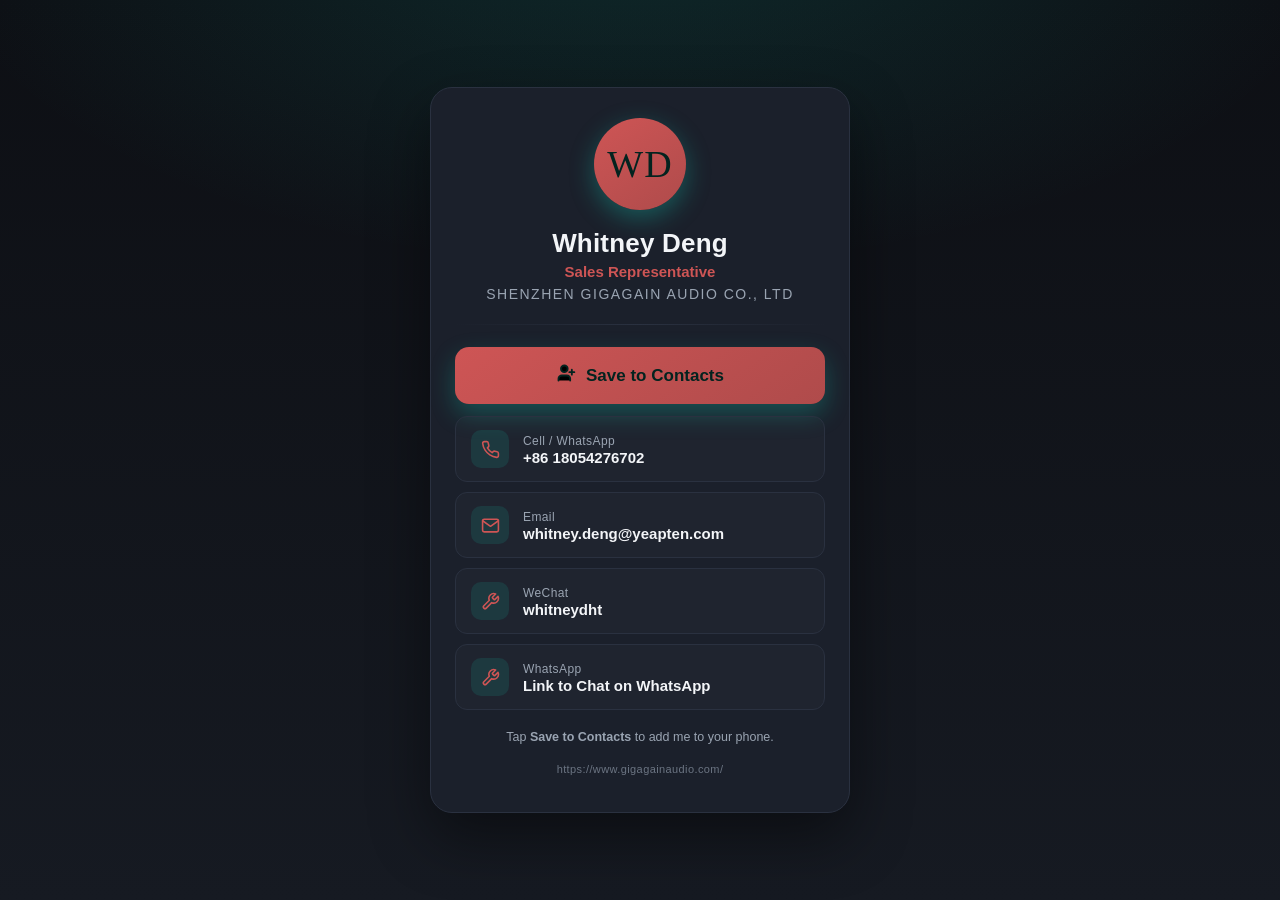
<file: index.html>
<!DOCTYPE html>
<html lang="en">
<head>
<meta charset="utf-8" />
<meta name="viewport" content="width=device-width, initial-scale=1, viewport-fit=cover" />
<title>Digital Business Card</title>
<meta name="theme-color" content="#0d0f14" />
<meta name="apple-mobile-web-app-capable" content="yes" />
<link rel="icon" id="favicon" href="data:image/svg+xml,%3Csvg xmlns='http://www.w3.org/2000/svg' viewBox='0 0 100 100'%3E%3Crect width='100' height='100' rx='22' fill='%230d0f14'/%3E%3Ctext x='50' y='68' font-size='54' font-family='Georgia,serif' fill='%235eead4' text-anchor='middle'%3ECA%3C/text%3E%3C/svg%3E" />
<link rel="stylesheet" href="styles.css" />
</head>
<body>
  <main id="card"><noscript>Enable JavaScript to view this card, or open <code>contact</code> details in the repository.</noscript></main>

  <script src="config.js"></script>
  <script src="card.js"></script>
  <script>
    (function () {
      var cfg = window.CARD_CONFIG || {};
      Card.applyMeta(cfg);
      Card.renderCard(cfg, document.getElementById("card"));
      // keep the favicon initials in sync with the config
      var initials = (cfg.initials || Card.initialsFrom(cfg.name) || "").toUpperCase();
      if (initials) {
        var fg = (cfg.theme && cfg.theme.accent2) ? cfg.theme.accent2 : "#5eead4";
        var svg = "data:image/svg+xml," + encodeURIComponent(
          "<svg xmlns='http://www.w3.org/2000/svg' viewBox='0 0 100 100'><rect width='100' height='100' rx='22' fill='#0d0f14'/><text x='50' y='68' font-size='54' font-family='Georgia,serif' fill='" + fg + "' text-anchor='middle'>" + initials + "</text></svg>");
        document.getElementById("favicon").setAttribute("href", svg);
      }
    })();
  </script>
</body>
</html>
</file>
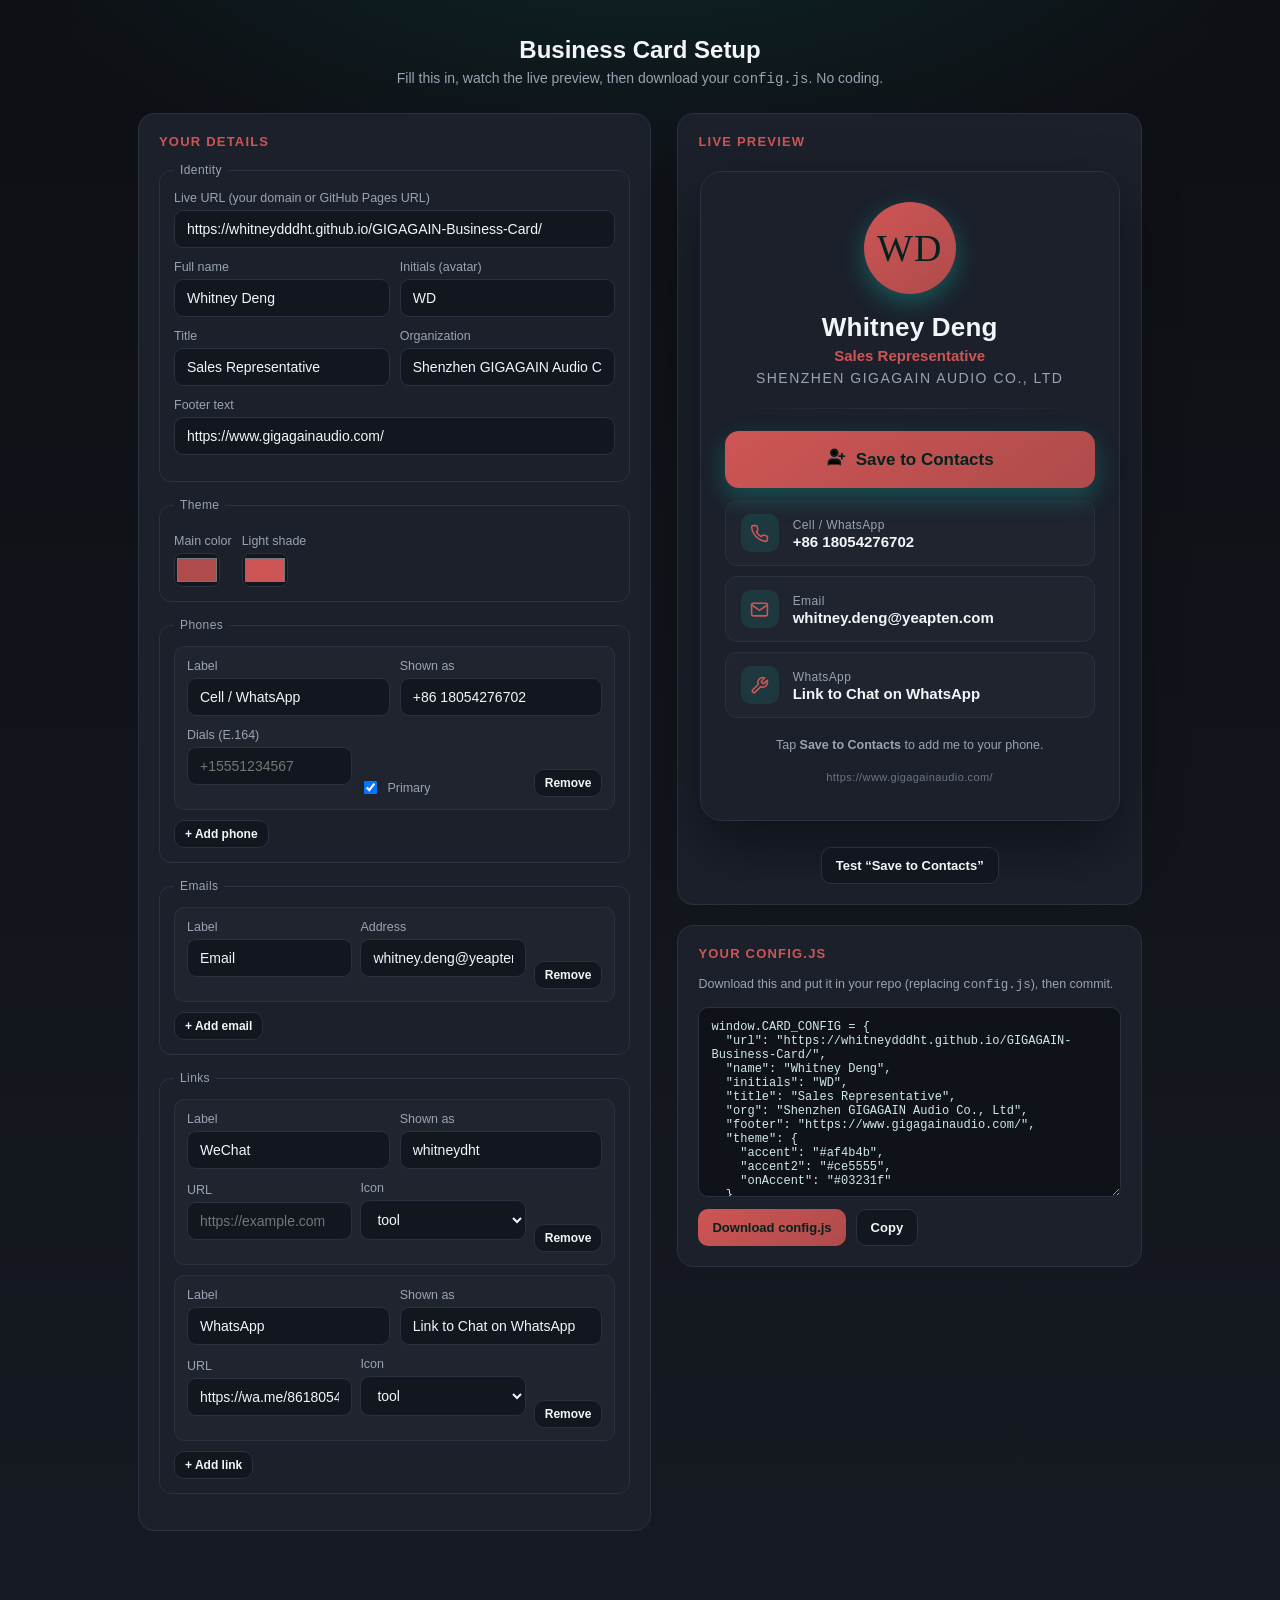
<file: setup.html>
<!DOCTYPE html>
<html lang="en">
<head>
<meta charset="utf-8" />
<meta name="viewport" content="width=device-width, initial-scale=1" />
<title>Setup Wizard — Digital Business Card</title>
<link rel="stylesheet" href="styles.css" />
<style>
  body { display: block; padding: 0; }
  .wrap { max-width: 1040px; margin: 0 auto; padding: 28px 18px 80px; }
  .lead { text-align: center; margin: 8px 0 26px; }
  .lead h1 { font-size: 24px; margin: 0 0 6px; }
  .lead p { color: var(--muted); margin: 0; font-size: 14px; }
  .grid { display: grid; grid-template-columns: 1fr; gap: 26px; }
  @media (min-width: 860px) { .grid { grid-template-columns: 1.05fr 0.95fr; align-items: start; } }
  .panel { background: var(--card); border: 1px solid var(--line); border-radius: 16px; padding: 20px; }
  .panel h2 { font-size: 13px; text-transform: uppercase; letter-spacing: 1.2px; color: var(--accent-2); margin: 0 0 14px; }
  .fieldset { border: 1px solid var(--line); border-radius: 12px; padding: 14px; margin: 0 0 16px; }
  .fieldset > legend { padding: 0 6px; color: var(--muted); font-size: 12px; letter-spacing: .4px; }
  label.f { display: block; margin: 0 0 12px; font-size: 12.5px; color: var(--muted); }
  label.f span { display: block; margin-bottom: 5px; }
  input[type=text], input[type=url], input[type=tel], select {
    width: 100%; padding: 10px 12px; border-radius: 9px; border: 1px solid var(--line);
    background: #12161e; color: var(--text); font-size: 14px; font-family: inherit;
  }
  input[type=color] { width: 46px; height: 34px; padding: 0; border: 1px solid var(--line); border-radius: 8px; background: #12161e; vertical-align: middle; }
  .two { display: grid; grid-template-columns: 1fr 1fr; gap: 10px; }
  .three { display: grid; grid-template-columns: 1fr 1fr auto; gap: 8px; align-items: end; }
  .rowitem { border: 1px solid var(--line); border-radius: 10px; padding: 12px; margin-bottom: 10px; background: rgba(255,255,255,0.02); }
  .btn { display: inline-flex; align-items: center; gap: 8px; padding: 10px 14px; border-radius: 10px; border: 1px solid var(--line); background: #12161e; color: var(--text); font-size: 13px; font-weight: 600; cursor: pointer; }
  .btn.primary { border: none; background: linear-gradient(145deg, var(--accent-2), var(--accent)); color: var(--on-accent); }
  .btn.tiny { padding: 6px 10px; font-size: 12px; }
  .btn-row { display: flex; flex-wrap: wrap; gap: 10px; margin-top: 8px; }
  .chk { display: flex; align-items: center; gap: 7px; color: var(--muted); font-size: 12.5px; margin-top: 4px; }
  .preview-wrap { position: sticky; top: 18px; }
  .preview-frame { display: flex; justify-content: center; padding: 8px 0 18px; }
  textarea#out { width: 100%; min-height: 190px; border-radius: 10px; border: 1px solid var(--line); background: #0f1319; color: #cfe9e4; font-family: ui-monospace, SFMono-Regular, Menlo, monospace; font-size: 12px; padding: 12px; resize: vertical; }
  .muted { color: var(--muted); font-size: 12.5px; line-height: 1.5; }
  .ok { color: var(--accent-2); }
</style>
</head>
<body>
<div class="wrap">
  <div class="lead">
    <h1>Business Card Setup</h1>
    <p>Fill this in, watch the live preview, then download your <code>config.js</code>. No coding.</p>
  </div>

  <div class="grid">
    <!-- ---------------- FORM ---------------- -->
    <div class="panel">
      <h2>Your details</h2>

      <fieldset class="fieldset"><legend>Identity</legend>
        <label class="f"><span>Live URL (your domain or GitHub Pages URL)</span><input id="url" type="url" placeholder="https://yourname.com/"></label>
        <div class="two">
          <label class="f"><span>Full name</span><input id="name" type="text" placeholder="Jane Doe"></label>
          <label class="f"><span>Initials (avatar)</span><input id="initials" type="text" maxlength="3" placeholder="JD"></label>
        </div>
        <div class="two">
          <label class="f"><span>Title</span><input id="title" type="text" placeholder="Founder"></label>
          <label class="f"><span>Organization</span><input id="org" type="text" placeholder="Acme Co."></label>
        </div>
        <label class="f"><span>Footer text</span><input id="footer" type="text" placeholder="YOURNAME.COM"></label>
      </fieldset>

      <fieldset class="fieldset"><legend>Theme</legend>
        <div class="btn-row">
          <label class="f" style="margin:0"><span>Main color</span><input id="accent" type="color" value="#14b8a6"></label>
          <label class="f" style="margin:0"><span>Light shade</span><input id="accent2" type="color" value="#5eead4"></label>
        </div>
      </fieldset>

      <fieldset class="fieldset"><legend>Phones</legend>
        <div id="phones"></div>
        <button class="btn tiny" type="button" data-add="phone">+ Add phone</button>
      </fieldset>

      <fieldset class="fieldset"><legend>Emails</legend>
        <div id="emails"></div>
        <button class="btn tiny" type="button" data-add="email">+ Add email</button>
      </fieldset>

      <fieldset class="fieldset"><legend>Links</legend>
        <div id="links"></div>
        <button class="btn tiny" type="button" data-add="link">+ Add link</button>
      </fieldset>
    </div>

    <!-- ---------------- PREVIEW + OUTPUT ---------------- -->
    <div class="preview-wrap">
      <div class="panel" style="margin-bottom:20px">
        <h2>Live preview</h2>
        <div class="preview-frame"><main id="preview"></main></div>
        <div class="btn-row" style="justify-content:center">
          <button class="btn" type="button" id="test">Test “Save to Contacts”</button>
        </div>
      </div>
      <div class="panel">
        <h2>Your config.js</h2>
        <p class="muted">Download this and put it in your repo (replacing <code>config.js</code>), then commit.</p>
        <textarea id="out" readonly></textarea>
        <div class="btn-row">
          <button class="btn primary" type="button" id="download">Download config.js</button>
          <button class="btn" type="button" id="copy">Copy</button>
          <span class="chk"><span id="copied" class="ok"></span></span>
        </div>
      </div>
    </div>
  </div>
</div>

<script src="config.js"></script>
<script src="card.js"></script>
<script>
(function () {
  var ICON_OPTS = ["globe","linkedin","github","instagram","youtube","facebook","x","tool","calendar","location"];
  var $ = function (id) { return document.getElementById(id); };

  function phoneRow(p) {
    p = p || {};
    var d = document.createElement("div"); d.className = "rowitem"; d.dataset.kind = "phone";
    d.innerHTML =
      '<div class="two"><label class="f"><span>Label</span><input data-k="label" type="text" placeholder="Cell"></label>' +
      '<label class="f"><span>Shown as</span><input data-k="value" type="text" placeholder="(555) 123-4567"></label></div>' +
      '<div class="three"><label class="f"><span>Dials (E.164)</span><input data-k="dial" type="tel" placeholder="+15551234567"></label>' +
      '<label class="chk"><input data-k="primary" type="checkbox"> Primary</label>' +
      '<button class="btn tiny" type="button" data-del>Remove</button></div>';
    set(d, "label", p.label); set(d, "value", p.value); set(d, "dial", p.dial);
    if (p.primary) d.querySelector('[data-k="primary"]').checked = true;
    return d;
  }
  function emailRow(e) {
    e = e || {};
    var d = document.createElement("div"); d.className = "rowitem"; d.dataset.kind = "email";
    d.innerHTML =
      '<div class="three"><label class="f"><span>Label</span><input data-k="label" type="text" placeholder="Email"></label>' +
      '<label class="f"><span>Address</span><input data-k="value" type="text" placeholder="you@example.com"></label>' +
      '<button class="btn tiny" type="button" data-del>Remove</button></div>';
    set(d, "label", e.label); set(d, "value", e.value);
    return d;
  }
  function linkRow(l) {
    l = l || {};
    var d = document.createElement("div"); d.className = "rowitem"; d.dataset.kind = "link";
    var opts = ICON_OPTS.map(function (o) { return '<option value="' + o + '">' + o + "</option>"; }).join("");
    d.innerHTML =
      '<div class="two"><label class="f"><span>Label</span><input data-k="label" type="text" placeholder="Website"></label>' +
      '<label class="f"><span>Shown as</span><input data-k="value" type="text" placeholder="example.com"></label></div>' +
      '<div class="three"><label class="f"><span>URL</span><input data-k="url" type="url" placeholder="https://example.com"></label>' +
      '<label class="f"><span>Icon</span><select data-k="icon">' + opts + "</select></label>" +
      '<button class="btn tiny" type="button" data-del>Remove</button></div>';
    set(d, "label", l.label); set(d, "value", l.value); set(d, "url", l.url);
    if (l.icon) d.querySelector('[data-k="icon"]').value = l.icon;
    return d;
  }
  function set(scope, k, v) { var el = scope.querySelector('[data-k="' + k + '"]'); if (el) el.value = v || ""; }

  function readRows(containerId, keys) {
    return Array.prototype.map.call($(containerId).children, function (rowEl) {
      var obj = {};
      keys.forEach(function (k) {
        var el = rowEl.querySelector('[data-k="' + k + '"]');
        if (!el) return;
        obj[k] = el.type === "checkbox" ? el.checked : el.value;
      });
      return obj;
    });
  }

  function collect() {
    return {
      url: $("url").value.trim(),
      name: $("name").value.trim(),
      initials: $("initials").value.trim(),
      title: $("title").value.trim(),
      org: $("org").value.trim(),
      footer: $("footer").value.trim(),
      theme: { accent: $("accent").value, accent2: $("accent2").value, onAccent: "#03231f" },
      phones: readRows("phones", ["label", "value", "dial", "primary"]).filter(function (p) { return p.value || p.dial; }),
      emails: readRows("emails", ["label", "value"]).filter(function (e) { return e.value; }),
      links: readRows("links", ["label", "value", "url", "icon"]).filter(function (l) { return l.url; })
    };
  }

  function configText(cfg) { return "window.CARD_CONFIG = " + JSON.stringify(cfg, null, 2) + ";\n"; }

  function refresh() {
    var cfg = collect();
    Card.renderCard(cfg, $("preview"));
    $("out").value = configText(cfg);
  }

  // event wiring
  document.addEventListener("input", refresh);
  document.addEventListener("change", refresh);
  document.addEventListener("click", function (e) {
    if (e.target.matches("[data-add]")) {
      var kind = e.target.getAttribute("data-add");
      if (kind === "phone") $("phones").appendChild(phoneRow());
      if (kind === "email") $("emails").appendChild(emailRow());
      if (kind === "link") $("links").appendChild(linkRow());
      refresh();
    }
    if (e.target.matches("[data-del]")) { e.target.closest(".rowitem").remove(); refresh(); }
  });

  $("test").addEventListener("click", function () { Card.downloadVCard(collect()); });
  $("download").addEventListener("click", function () {
    var blob = new Blob([configText(collect())], { type: "text/javascript" });
    var a = document.createElement("a"); a.href = URL.createObjectURL(blob); a.download = "config.js";
    document.body.appendChild(a); a.click(); a.remove();
  });
  $("copy").addEventListener("click", function () {
    navigator.clipboard.writeText(configText(collect())).then(function () {
      $("copied").textContent = "Copied!"; setTimeout(function () { $("copied").textContent = ""; }, 1600);
    });
  });

  // prefill from the existing config.js so you can edit your current card
  var c = window.CARD_CONFIG || {};
  $("url").value = c.url || ""; $("name").value = c.name || ""; $("initials").value = c.initials || "";
  $("title").value = c.title || ""; $("org").value = c.org || ""; $("footer").value = c.footer || "";
  if (c.theme) { if (c.theme.accent) $("accent").value = c.theme.accent; if (c.theme.accent2) $("accent2").value = c.theme.accent2; }
  (c.phones || [{}]).forEach(function (p) { $("phones").appendChild(phoneRow(p)); });
  (c.emails || [{}]).forEach(function (e) { $("emails").appendChild(emailRow(e)); });
  (c.links || [{}]).forEach(function (l) { $("links").appendChild(linkRow(l)); });
  refresh();
})();
</script>
</body>
</html>
</file>
<file: styles.css>
/* ---- Digital business card styles (shared by index.html and setup.html) ----
   Colors come from your config's theme; JS sets --accent / --accent-2.        */
:root {
  --bg: #0d0f14;
  --bg2: #161a22;
  --card: #1b202b;
  --line: #2a3140;
  --text: #f3f5f8;
  --muted: #9aa4b2;
  --accent: #14b8a6;
  --accent-2: #5eead4;
  --on-accent: #03231f;
}
* { box-sizing: border-box; -webkit-tap-highlight-color: transparent; }
html, body { margin: 0; padding: 0; }
body {
  min-height: 100dvh;
  font-family: -apple-system, BlinkMacSystemFont, "Segoe UI", Roboto, Helvetica, Arial, sans-serif;
  color: var(--text);
  background:
    radial-gradient(1200px 600px at 50% -10%, rgba(20,184,166,0.16), transparent 60%),
    linear-gradient(180deg, var(--bg), var(--bg2));
  display: flex;
  align-items: center;
  justify-content: center;
  padding: 24px 16px calc(24px + env(safe-area-inset-bottom));
}

.card {
  width: 100%;
  max-width: 420px;
  background: var(--card);
  border: 1px solid var(--line);
  border-radius: 22px;
  padding: 30px 24px 26px;
  box-shadow: 0 24px 60px rgba(0,0,0,0.45);
  text-align: center;
}

.avatar {
  width: 92px;
  height: 92px;
  margin: 0 auto 18px;
  border-radius: 50%;
  display: grid;
  place-items: center;
  font-family: Georgia, "Times New Roman", serif;
  font-size: 38px;
  letter-spacing: 1px;
  color: var(--on-accent);
  background: linear-gradient(145deg, var(--accent-2), var(--accent));
  box-shadow: 0 8px 24px rgba(20,184,166,0.38);
}

.card h1 {
  margin: 0 0 4px;
  font-size: 26px;
  font-weight: 700;
  letter-spacing: 0.2px;
}
.title { margin: 0; color: var(--accent-2); font-size: 15px; font-weight: 600; }
.org {
  margin: 6px 0 0;
  color: var(--muted);
  font-size: 14px;
  text-transform: uppercase;
  letter-spacing: 1.5px;
}

.divider {
  height: 1px;
  background: linear-gradient(90deg, transparent, var(--line), transparent);
  margin: 22px 0;
}

.save {
  display: flex;
  align-items: center;
  justify-content: center;
  gap: 10px;
  width: 100%;
  padding: 16px 18px;
  border: none;
  border-radius: 14px;
  background: linear-gradient(145deg, var(--accent-2), var(--accent));
  color: var(--on-accent);
  font-size: 17px;
  font-weight: 700;
  text-decoration: none;
  cursor: pointer;
  box-shadow: 0 10px 24px rgba(20,184,166,0.32);
  transition: transform 0.08s ease, box-shadow 0.2s ease;
}
.save:active { transform: translateY(1px) scale(0.995); box-shadow: 0 6px 16px rgba(20,184,166,0.30); }

.actions {
  display: grid;
  grid-template-columns: 1fr;
  gap: 10px;
  margin-top: 12px;
}
.row {
  display: flex;
  align-items: center;
  gap: 14px;
  padding: 13px 15px;
  border: 1px solid var(--line);
  border-radius: 12px;
  background: rgba(255,255,255,0.02);
  color: var(--text);
  text-decoration: none;
  text-align: left;
  transition: background 0.15s ease, border-color 0.15s ease;
}
.row:active { background: rgba(255,255,255,0.05); border-color: #3a4356; }
.row .ico {
  flex: 0 0 auto;
  width: 38px; height: 38px;
  display: grid; place-items: center;
  border-radius: 10px;
  background: rgba(20,184,166,0.14);
}
.row .ico svg { width: 19px; height: 19px; stroke: var(--accent-2); fill: none; }
.row .ico svg.solid { stroke: none; fill: var(--accent-2); }
.row .meta { min-width: 0; }
.row .k { font-size: 12px; color: var(--muted); letter-spacing: 0.4px; }
.row .v { font-size: 15px; font-weight: 600; overflow: hidden; text-overflow: ellipsis; white-space: nowrap; }

.hint { margin: 18px 2px 0; color: var(--muted); font-size: 12.5px; line-height: 1.5; }
.footer { margin-top: 16px; color: #6b7482; font-size: 11px; letter-spacing: 0.4px; }
</file>
